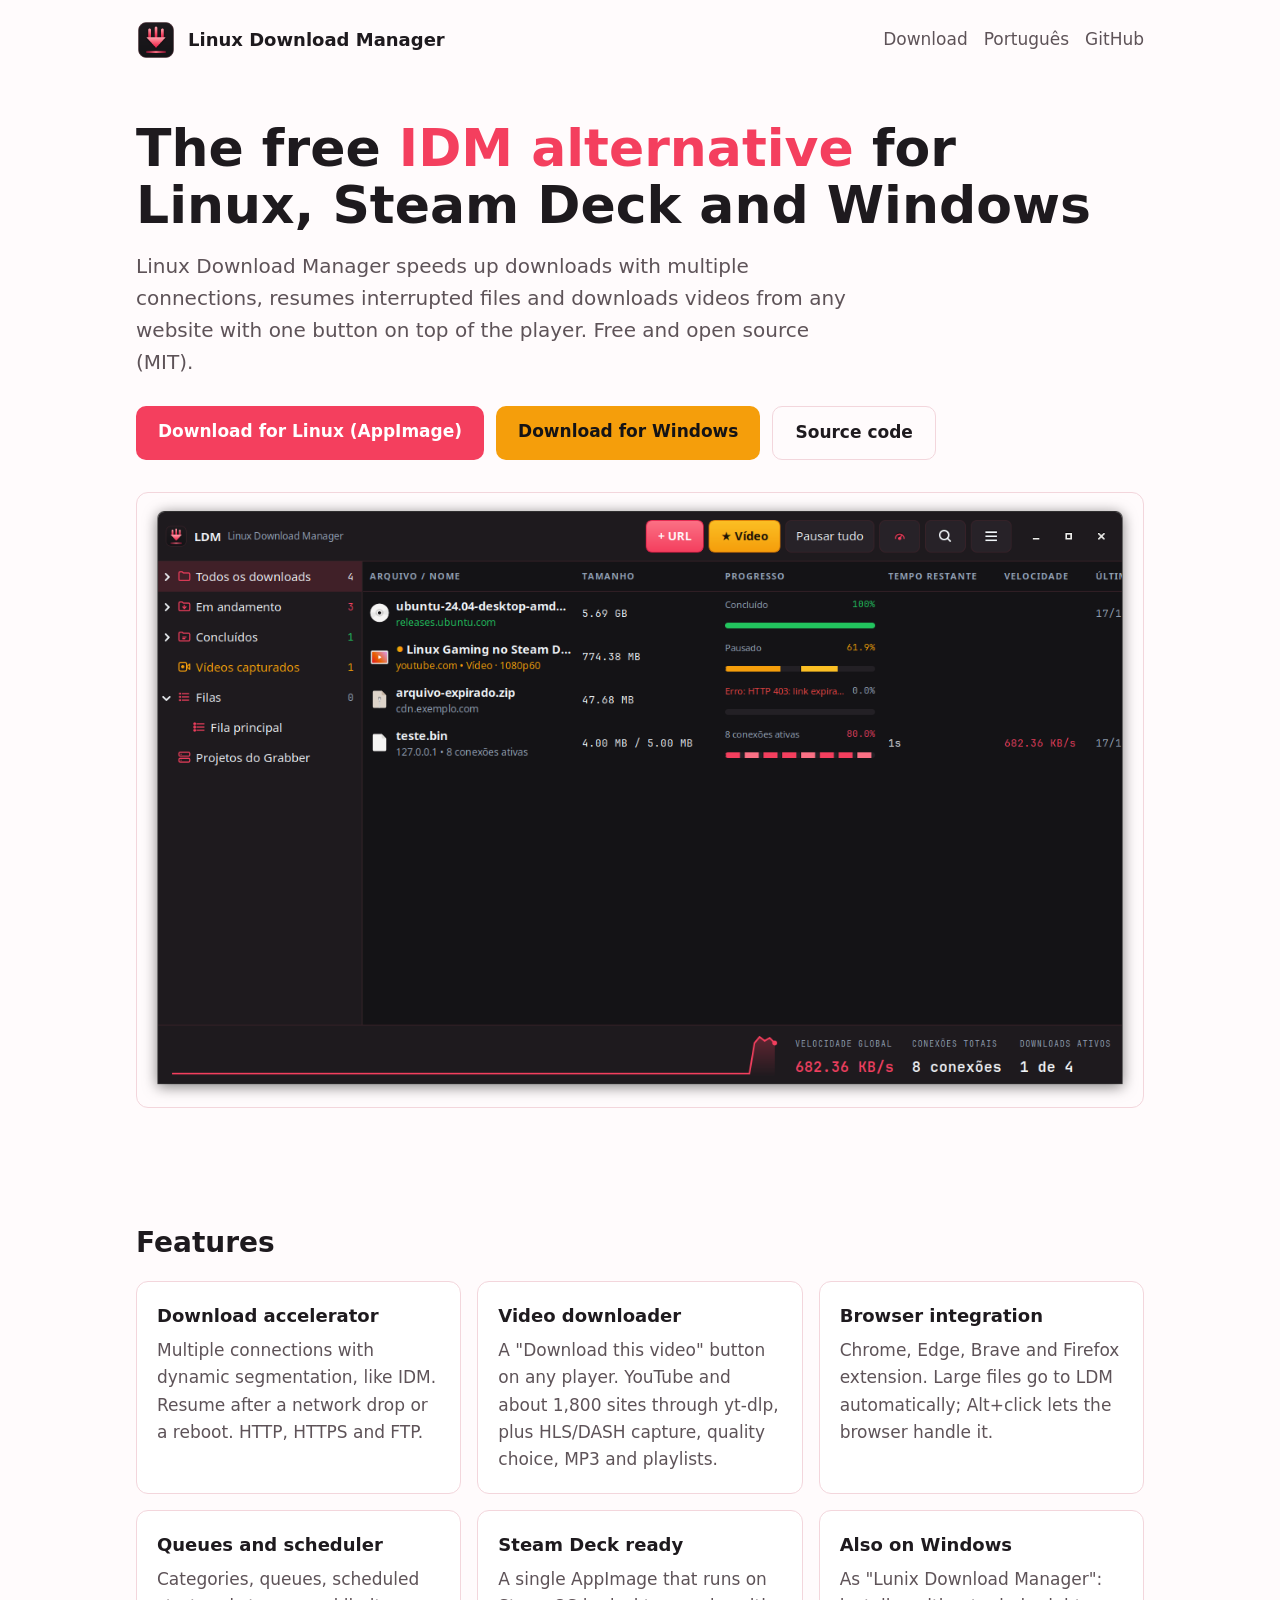
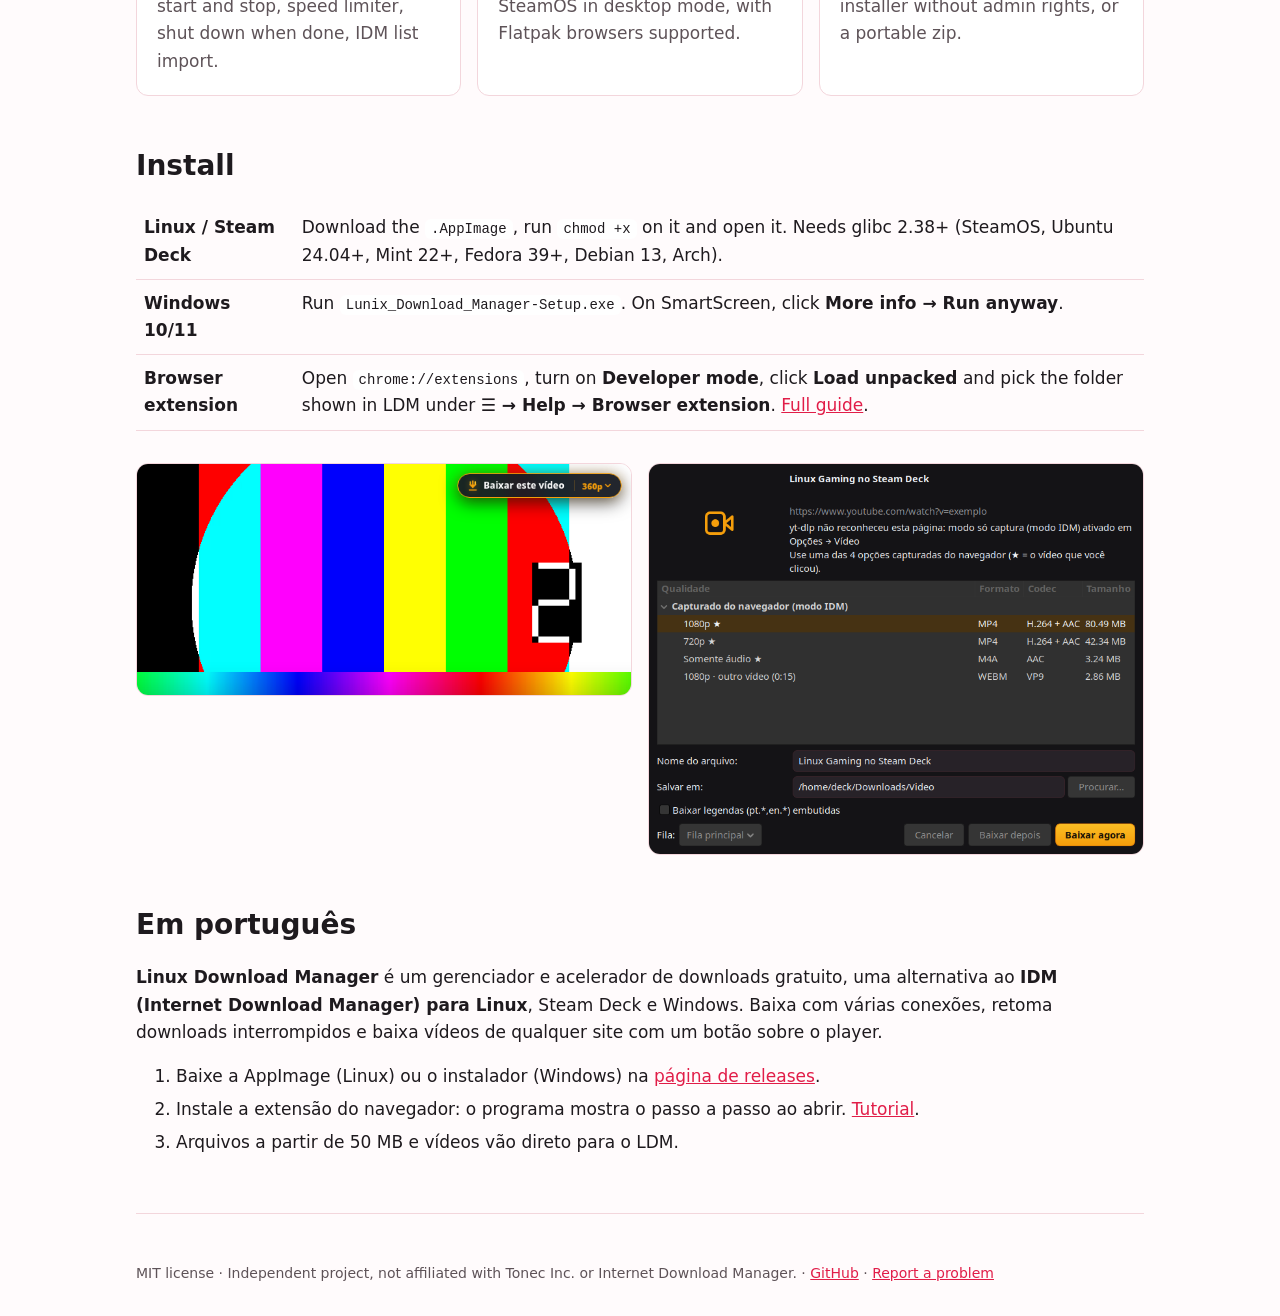
<file: docs/index.html>
<!doctype html>
<html lang="en">
<head>
<meta charset="utf-8">
<meta name="viewport" content="width=device-width, initial-scale=1">
<title>Linux Download Manager – free IDM alternative for Linux, Steam Deck and Windows</title>
<meta name="description" content="Free and open source download manager and accelerator, an Internet Download Manager (IDM) alternative for Linux, Steam Deck and Windows. Multi-connection downloads, resume, and a video downloader for any website.">
<meta name="keywords" content="IDM for Linux, IDM alternative, download manager Linux, download accelerator, video downloader, Steam Deck, yt-dlp GUI, gerenciador de downloads Linux">
<link rel="canonical" href="https://jcrodriguesjr0.github.io/linux-download-manager/">
<link rel="icon" href="favicon.svg" type="image/svg+xml">
<meta property="og:type" content="website">
<meta property="og:title" content="Linux Download Manager – free IDM alternative">
<meta property="og:description" content="Multi-connection downloads, resume and a video downloader for any website. Linux, Steam Deck and Windows.">
<meta property="og:url" content="https://jcrodriguesjr0.github.io/linux-download-manager/">
<meta property="og:image" content="https://jcrodriguesjr0.github.io/linux-download-manager/social-preview.png">
<meta name="twitter:card" content="summary_large_image">
<script type="application/ld+json">
{
  "@context": "https://schema.org",
  "@type": "SoftwareApplication",
  "name": "Linux Download Manager",
  "alternateName": ["LDM", "Lunix Download Manager"],
  "description": "Free download manager and accelerator, an Internet Download Manager (IDM) alternative for Linux, Steam Deck and Windows, with a video downloader for any website.",
  "applicationCategory": "UtilitiesApplication",
  "operatingSystem": "Linux, SteamOS, Windows 10, Windows 11",
  "offers": {"@type": "Offer", "price": "0", "priceCurrency": "USD"},
  "license": "https://opensource.org/licenses/MIT",
  "downloadUrl": "https://github.com/jcrodriguesjr0/linux-download-manager/releases/latest",
  "codeRepository": "https://github.com/jcrodriguesjr0/linux-download-manager",
  "image": "https://jcrodriguesjr0.github.io/linux-download-manager/social-preview.png",
  "screenshot": "https://jcrodriguesjr0.github.io/linux-download-manager/screenshots/main-dark.png"
}
</script>
<style>
:root{--bg:#141316;--surface:#1E1A1E;--border:#382229;--text:#F4F1F3;--muted:#B8AEB3;--primary:#F43F5E;--primary-l:#FB7185;--video:#F59E0B}
@media (prefers-color-scheme: light){:root:not([data-theme="dark"]){--bg:#FFFBFC;--surface:#FFFFFF;--border:#F3D6DC;--text:#1E1A1E;--muted:#5E5358;--primary-l:#E11D48}}
*{box-sizing:border-box}
body{margin:0;background:var(--bg);color:var(--text);font:17px/1.6 Inter,"Segoe UI",system-ui,sans-serif}
main{max-width:1040px;margin:0 auto;padding:0 16px}
header{display:flex;align-items:center;gap:12px;padding:20px 0}
header img{width:40px;height:40px}
header b{font-size:18px}
header nav{margin-left:auto;display:flex;gap:16px}
a{color:var(--primary-l)}
nav a{color:var(--muted);text-decoration:none}
.hero{padding:40px 0 24px}
h1{font-size:clamp(32px,6vw,52px);line-height:1.1;margin:0 0 16px}
h1 span{color:var(--primary)}
.lead{font-size:20px;color:var(--muted);max-width:720px;margin:0 0 28px}
.btns{display:flex;flex-wrap:wrap;gap:12px}
.btn{display:inline-block;padding:12px 22px;border-radius:10px;font-weight:600;text-decoration:none}
.btn.p{background:var(--primary);color:#fff}
.btn.v{background:var(--video);color:#141316}
.btn.g{border:1px solid var(--border);color:var(--text)}
.shot{width:100%;height:auto;border-radius:12px;border:1px solid var(--border);margin:32px 0}
h2{font-size:28px;margin:48px 0 16px}
.grid{display:grid;grid-template-columns:repeat(auto-fit,minmax(260px,1fr));gap:16px}
.card{background:var(--surface);border:1px solid var(--border);border-radius:12px;padding:20px}
.card h3{margin:0 0 6px;font-size:18px}
.card p{margin:0;color:var(--muted)}
table{width:100%;border-collapse:collapse}
td,th{padding:10px 8px;border-bottom:1px solid var(--border);text-align:left;vertical-align:top}
code{font-family:"JetBrains Mono",Consolas,monospace;font-size:14px;background:var(--surface);padding:2px 6px;border-radius:6px}
ol li{margin-bottom:6px}
footer{color:var(--muted);font-size:14px;padding:48px 0 32px;border-top:1px solid var(--border);margin-top:56px}
</style>
</head>
<body>
<main>
<header>
  <img src="logo.png" alt="LDM logo"><b>Linux Download Manager</b>
  <nav><a href="#download">Download</a><a href="#pt">Português</a><a href="https://github.com/jcrodriguesjr0/linux-download-manager">GitHub</a></nav>
</header>

<section class="hero">
  <h1>The free <span>IDM alternative</span> for Linux, Steam Deck and Windows</h1>
  <p class="lead">Linux Download Manager speeds up downloads with multiple connections, resumes interrupted files and downloads videos from any website with one button on top of the player. Free and open source (MIT).</p>
  <div class="btns" id="download">
    <a class="btn p" href="https://github.com/jcrodriguesjr0/linux-download-manager/releases/latest">Download for Linux (AppImage)</a>
    <a class="btn v" href="https://github.com/jcrodriguesjr0/linux-download-manager/releases/latest">Download for Windows</a>
    <a class="btn g" href="https://github.com/jcrodriguesjr0/linux-download-manager">Source code</a>
  </div>
  <img class="shot" src="screenshots/main-dark.png" width="1232" height="753" alt="Linux Download Manager main window with downloads in progress">
</section>

<h2>Features</h2>
<div class="grid">
  <div class="card"><h3>Download accelerator</h3><p>Multiple connections with dynamic segmentation, like IDM. Resume after a network drop or a reboot. HTTP, HTTPS and FTP.</p></div>
  <div class="card"><h3>Video downloader</h3><p>A "Download this video" button on any player. YouTube and about 1,800 sites through yt-dlp, plus HLS/DASH capture, quality choice, MP3 and playlists.</p></div>
  <div class="card"><h3>Browser integration</h3><p>Chrome, Edge, Brave and Firefox extension. Large files go to LDM automatically; Alt+click lets the browser handle it.</p></div>
  <div class="card"><h3>Queues and scheduler</h3><p>Categories, queues, scheduled start and stop, speed limiter, shut down when done, IDM list import.</p></div>
  <div class="card"><h3>Steam Deck ready</h3><p>A single AppImage that runs on SteamOS in desktop mode, with Flatpak browsers supported.</p></div>
  <div class="card"><h3>Also on Windows</h3><p>As "Lunix Download Manager": installer without admin rights, or a portable zip.</p></div>
</div>

<h2>Install</h2>
<table>
  <tr><th>Linux / Steam Deck</th><td>Download the <code>.AppImage</code>, run <code>chmod +x</code> on it and open it. Needs glibc 2.38+ (SteamOS, Ubuntu 24.04+, Mint 22+, Fedora 39+, Debian 13, Arch).</td></tr>
  <tr><th>Windows 10/11</th><td>Run <code>Lunix_Download_Manager-Setup.exe</code>. On SmartScreen, click <b>More info → Run anyway</b>.</td></tr>
  <tr><th>Browser extension</th><td>Open <code>chrome://extensions</code>, turn on <b>Developer mode</b>, click <b>Load unpacked</b> and pick the folder shown in LDM under <b>☰ → Help → Browser extension</b>. <a href="https://github.com/jcrodriguesjr0/linux-download-manager#browser-extension">Full guide</a>.</td></tr>
</table>

<div class="grid" style="margin-top:32px">
  <img class="shot" style="margin:0" src="screenshots/video-button.png" loading="lazy" alt="Download this video button on top of a web video player">
  <img class="shot" style="margin:0" src="screenshots/video.png" loading="lazy" alt="Video quality selection dialog">
</div>

<section id="pt" lang="pt-BR">
  <h2>Em português</h2>
  <p><b>Linux Download Manager</b> é um gerenciador e acelerador de downloads gratuito, uma alternativa ao <b>IDM (Internet Download Manager) para Linux</b>, Steam Deck e Windows. Baixa com várias conexões, retoma downloads interrompidos e baixa vídeos de qualquer site com um botão sobre o player.</p>
  <ol>
    <li>Baixe a AppImage (Linux) ou o instalador (Windows) na <a href="https://github.com/jcrodriguesjr0/linux-download-manager/releases/latest">página de releases</a>.</li>
    <li>Instale a extensão do navegador: o programa mostra o passo a passo ao abrir. <a href="https://github.com/jcrodriguesjr0/linux-download-manager/blob/main/README.pt-BR.md#extensão-do-navegador">Tutorial</a>.</li>
    <li>Arquivos a partir de 50 MB e vídeos vão direto para o LDM.</li>
  </ol>
</section>

<footer>
  MIT license · Independent project, not affiliated with Tonec Inc. or Internet Download Manager. ·
  <a href="https://github.com/jcrodriguesjr0/linux-download-manager">GitHub</a> ·
  <a href="https://github.com/jcrodriguesjr0/linux-download-manager/issues">Report a problem</a>
</footer>
</main>
</body>
</html>
</file>
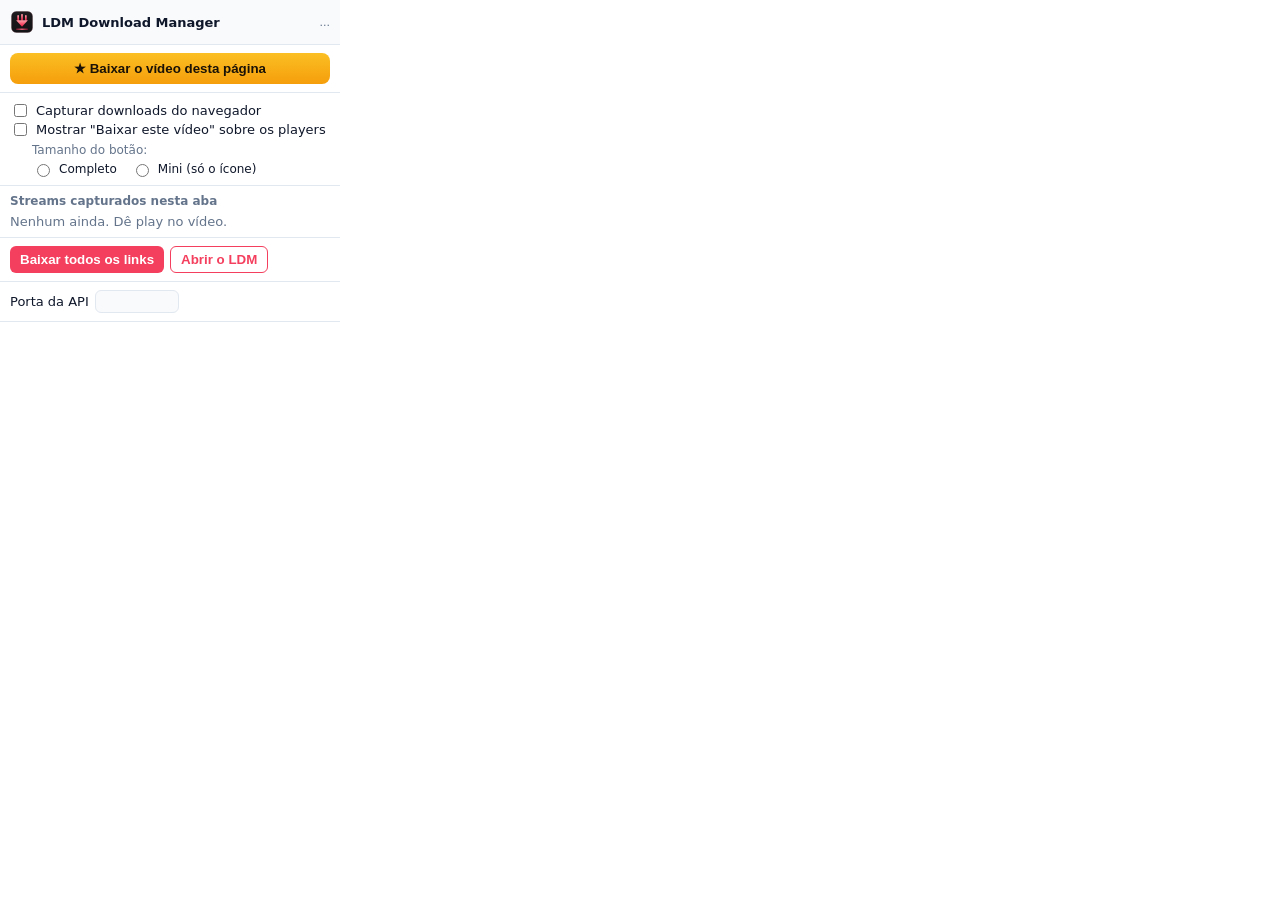
<file: browser_extension/popup.html>
<!doctype html>
<html lang="pt-BR">
<head>
<meta charset="utf-8">
<style>
  :root { --bg: #ffffff; --card: #f8fafc; --fg: #0f172a; --muted: #64748b; --line: #e2e8f0; --accent: #f43f5e; --video: #f59e0b; }
  @media (prefers-color-scheme: dark) { :root { --bg: #141316; --card: #1e1a1e; --fg: #f1f5f9; --muted: #94a3b8; --line: #2e242a; } }
  body { font: 13px Inter, system-ui, sans-serif; margin: 0; width: 340px; background: var(--bg); color: var(--fg); }
  header { background: var(--card); }
  #video { background: linear-gradient(#fbbf24, var(--video)); color: #1a1206; font-weight: 700; border-radius: 8px; }
  input[type=checkbox] { accent-color: var(--accent); }
  header { display: flex; align-items: center; gap: 8px; padding: 10px; border-bottom: 1px solid var(--line); }
  header img { width: 24px; }
  header b { flex: 1; }
  #st { font-size: 11px; color: var(--muted); }
  section { padding: 8px 10px; border-bottom: 1px solid var(--line); }
  h4 { margin: 0 0 6px; font-size: 12px; color: var(--muted); font-weight: 600; }
  .m { display: flex; gap: 6px; align-items: center; margin: 4px 0; }
  .m span { flex: 1; overflow: hidden; text-overflow: ellipsis; white-space: nowrap; }
  button { background: var(--accent); color: #fff; border: 0; border-radius: 6px; padding: 5px 10px; cursor: pointer; font-weight: 600; }
  button.sec { background: transparent; color: var(--accent); border: 1px solid var(--accent); }
  label { display: flex; gap: 6px; align-items: center; }
  .row { display: flex; gap: 6px; flex-wrap: wrap; }
  input[type=number] { width: 70px; }
  .empty { color: var(--muted); }
  .size { display: flex; flex-wrap: wrap; gap: 4px 14px; align-items: center; margin: 4px 0 0 22px; font-size: 12px; color: var(--muted); }
  .size > span { flex-basis: 100%; }
  .size label { color: var(--fg); }
  input[type=number] { background: var(--card); color: var(--fg); border: 1px solid var(--line); border-radius: 6px; padding: 3px 6px; }
  input[type=radio] { accent-color: var(--video); }
</style>
</head>
<body>
<header><img src="icon48.png" alt=""><b id="appname">LDM Download Manager</b><span id="st">...</span></header>
<section>
  <button id="video" style="width:100%;padding:8px">★ Baixar o vídeo desta página</button>
</section>
<section>
  <label><input type="checkbox" id="capture"> Capturar downloads do navegador</label>
  <label><input type="checkbox" id="overlay"> Mostrar "Baixar este vídeo" sobre os players</label>
  <div class="size" id="sizebox">
    <span>Tamanho do botão:</span>
    <label><input type="radio" name="osize" value="full"> Completo</label>
    <label><input type="radio" name="osize" value="mini"> Mini (só o ícone)</label>
  </div>
</section>
<section>
  <h4>Streams capturados nesta aba</h4>
  <div id="media"><div class="empty">Nenhum ainda. Dê play no vídeo.</div></div>
</section>
<section class="row">
  <button id="all">Baixar todos os links</button>
  <button id="show" class="sec">Abrir o LDM</button>
</section>
<section class="row">
  <label>Porta da API <input type="number" id="port" min="1024" max="65535"></label>
</section>
<script src="popup.js"></script>
</body>
</html>
</file>
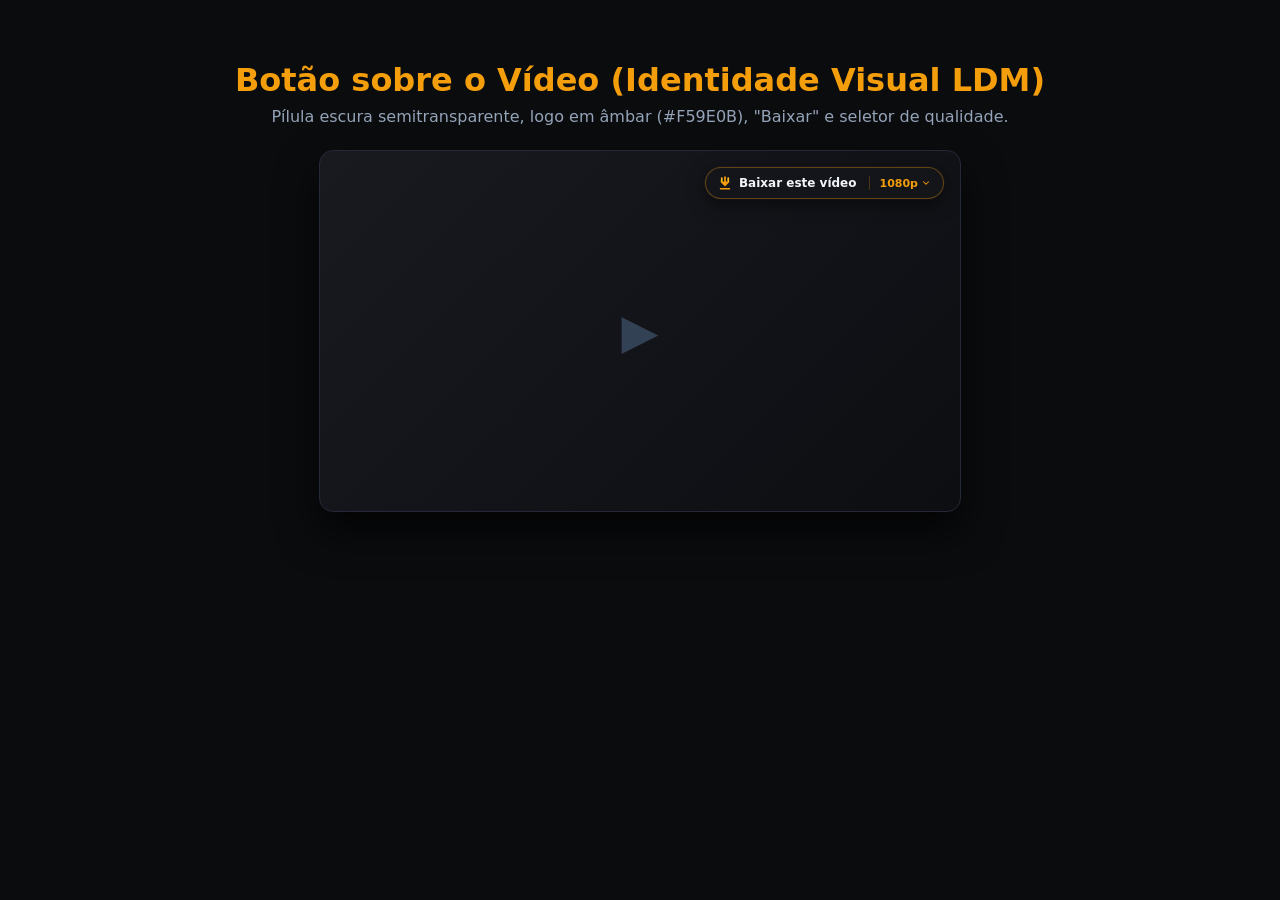
<file: identidade_visual/botao_video/preview.html>
<!DOCTYPE html>
<html lang="pt-BR">
<head>
<meta charset="utf-8">
<title>Preview: Botão sobre o Vídeo (LDM)</title>
<style>
  body {
    margin: 0;
    padding: 40px;
    background: #0b0c0e;
    color: #e2e8f0;
    font-family: 'Inter', system-ui, sans-serif;
    display: flex;
    flex-direction: column;
    align-items: center;
  }
  h1 { color: #f59e0b; margin-bottom: 8px; }
  p { color: #94a3b8; margin-top: 0; margin-bottom: 24px; }
  
  .player-mockup {
    position: relative;
    width: 640px;
    height: 360px;
    background: linear-gradient(135deg, #181a20, #0d0e12);
    border-radius: 14px;
    border: 1px solid #232936;
    box-shadow: 0 20px 40px rgba(0,0,0,0.7);
    overflow: hidden;
    display: flex;
    align-items: center;
    justify-content: center;
  }

  .video-art {
    color: #334155;
    font-size: 48px;
    user-select: none;
  }

  /* Video Pill Button CSS */
  .ldm-video-pill {
    position: absolute;
    top: 16px;
    right: 16px;
    display: inline-flex;
    align-items: center;
    background: rgba(20, 22, 27, 0.88);
    backdrop-filter: blur(12px);
    -webkit-backdrop-filter: blur(12px);
    border: 1px solid rgba(245, 158, 11, 0.35);
    border-radius: 9999px;
    box-shadow: 0 4px 18px rgba(0, 0, 0, 0.55), 0 0 0 1px rgba(255, 255, 255, 0.04);
    padding: 2px 4px;
    transition: all 0.2s cubic-bezier(0.16, 1, 0.3, 1);
    color: #f1f5f9;
  }
  .ldm-video-pill:hover {
    background: rgba(26, 29, 36, 0.96);
    border-color: #f59e0b;
    box-shadow: 0 6px 22px rgba(0, 0, 0, 0.65), 0 0 16px rgba(245, 158, 11, 0.28);
  }
  .ldm-btn-main {
    all: unset;
    display: flex;
    align-items: center;
    gap: 7px;
    padding: 6px 10px 6px 8px;
    cursor: pointer;
    font-size: 12px;
    font-weight: 600;
    line-height: 1;
    color: #f1f5f9;
  }
  .ldm-icon {
    width: 14px;
    height: 14px;
    flex: none;
  }
  .ldm-divider {
    width: 1px;
    height: 14px;
    background: rgba(245, 158, 11, 0.25);
    margin: 0 2px;
  }
  .ldm-btn-quality {
    all: unset;
    display: flex;
    align-items: center;
    padding: 6px 8px;
    cursor: pointer;
    color: #f59e0b;
    font-size: 11px;
    font-weight: 600;
    border-radius: 9999px;
  }
  .ldm-btn-quality:hover {
    background: rgba(245, 158, 11, 0.15);
    color: #fbbf24;
  }
</style>
</head>
<body>
  <h1>Botão sobre o Vídeo (Identidade Visual LDM)</h1>
  <p>Pílula escura semitransparente, logo em âmbar (#F59E0B), "Baixar" e seletor de qualidade.</p>

  <div class="player-mockup">
    <div class="video-art">▶</div>

    <!-- The floating pill -->
    <div class="ldm-video-pill">
      <button class="ldm-btn-main">
        <svg class="ldm-icon" viewBox="0 0 24 24" fill="none">
          <rect x="3" y="20.5" width="18" height="2.5" rx="1.25" fill="#F59E0B"/>
          <rect x="5" y="2" width="3" height="8.5" rx="1.5" fill="#FBBF24"/>
          <rect x="10.5" y="0.5" width="3" height="10" rx="1.5" fill="#F59E0B"/>
          <rect x="16" y="2" width="3" height="8.5" rx="1.5" fill="#FBBF24"/>
          <path d="M 12 18 L 3.5 9.5 L 20.5 9.5 Z" fill="#F59E0B"/>
        </svg>
        <span>Baixar este vídeo</span>
      </button>
      <div class="ldm-divider"></div>
      <button class="ldm-btn-quality">
        <span>1080p</span>
        <svg width="10" height="10" viewBox="0 0 24 24" fill="none" stroke="currentColor" stroke-width="2.5" stroke-linecap="round" stroke-linejoin="round" style="margin-left:3px;"><polyline points="6 9 12 15 18 9"></polyline></svg>
      </button>
    </div>
  </div>
</body>
</html>
</file>
